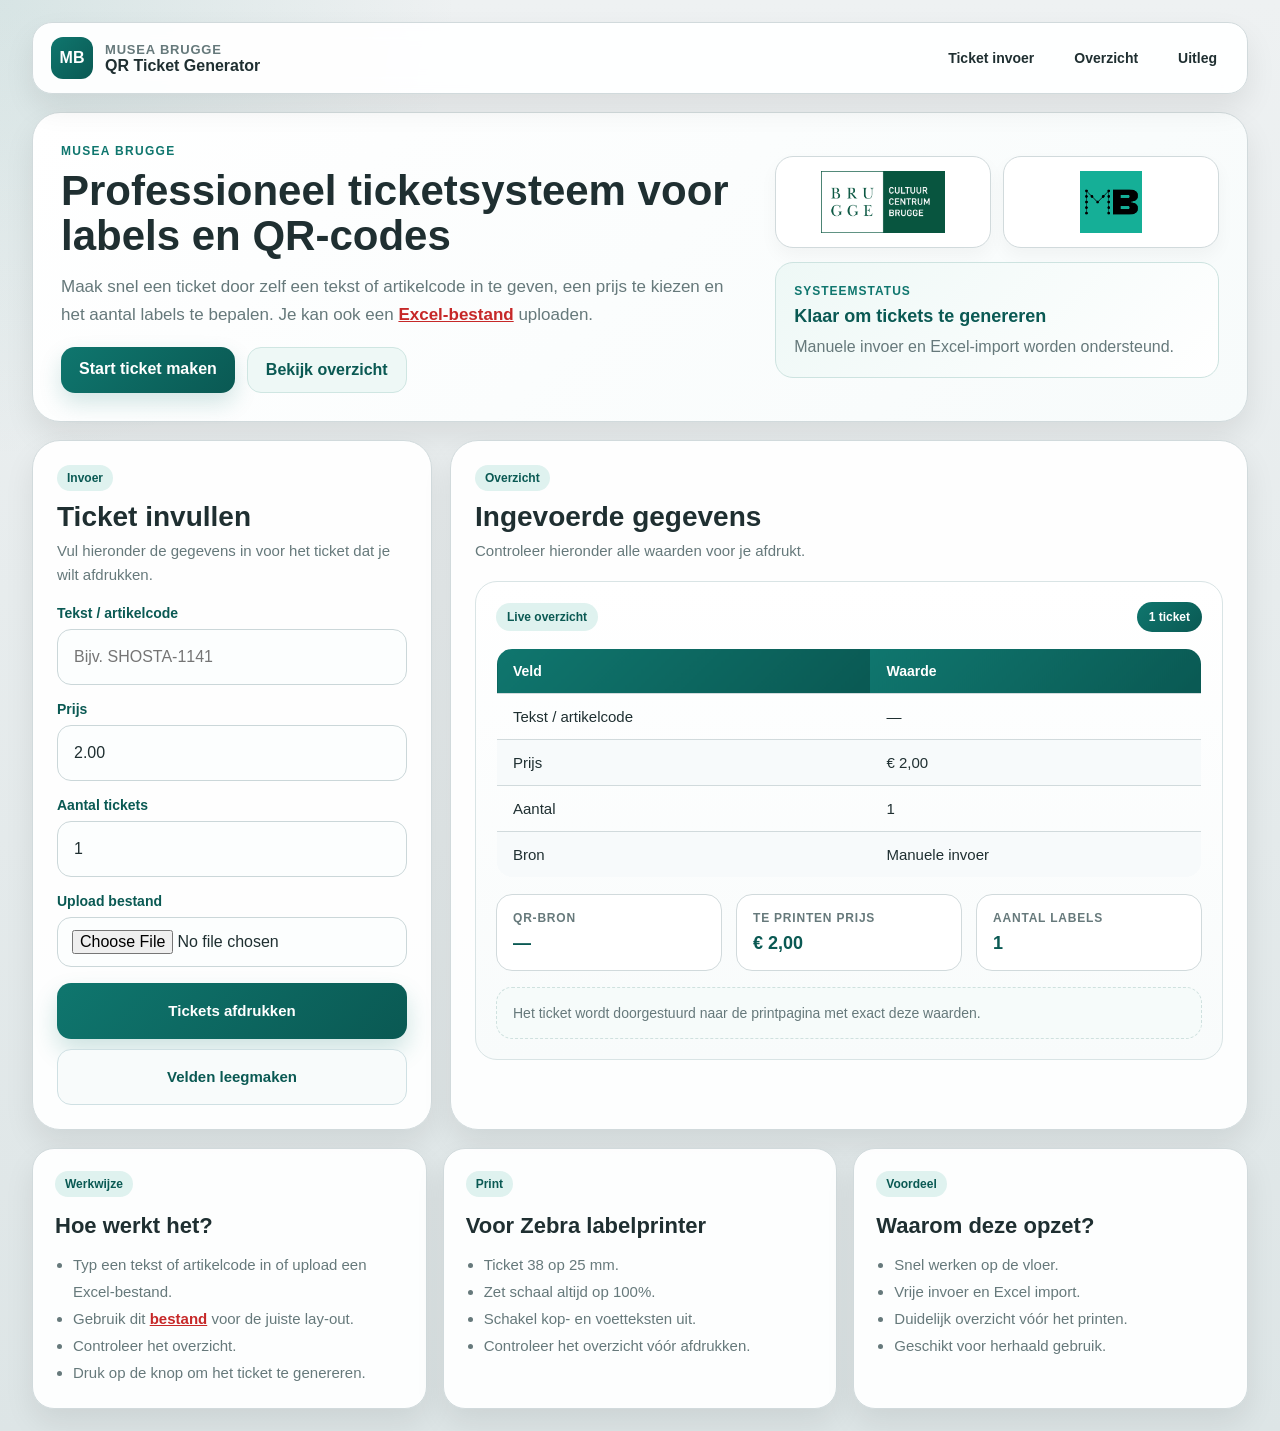
<file: index.html>
<!DOCTYPE html>
<html lang="nl">
<head>
  <meta charset="UTF-8">
  <meta name="viewport" content="width=device-width, initial-scale=1.0">
  <title>Musea Brugge | QR Ticket Generator</title>
  <link rel="stylesheet" href="style.css">
  <script src="https://cdn.sheetjs.com/xlsx-0.20.3/package/dist/xlsx.full.min.js"></script>
</head>
<body>

  <div class="page-shell">

    <nav class="navbar">
      <div class="nav-left">
        <div class="brand-mark">MB</div>
        <div class="brand-text">
          <span class="brand-top">Musea Brugge</span>
          <span class="brand-bottom">QR Ticket Generator</span>
        </div>
      </div>

      <div class="nav-right">
        <a href="#ticket-invoer">Ticket invoer</a>
        <a href="#overzicht">Overzicht</a>
        <a href="#uitleg">Uitleg</a>
      </div>
    </nav>

    <header class="hero">
      <div class="hero-grid">
        <div class="hero-content">
          <p class="eyebrow">Musea Brugge</p>
          <h1>Professioneel ticketsysteem voor labels en QR-codes</h1>
          <p class="subtitle">
            Maak snel een ticket door zelf een tekst of artikelcode in te geven, een prijs te kiezen
            en het aantal labels te bepalen. Je kan ook een
            <a href="Te genereren QR-Codes (2).xlsx" download class="template-link">Excel-bestand</a> uploaden.
          </p>

          <div class="hero-actions">
            <a href="#ticket-invoer" class="hero-btn primary-btn">Start ticket maken</a>
            <a href="#overzicht" class="hero-btn secondary-btn">Bekijk overzicht</a>
          </div>
        </div>

        <div class="hero-side">
          <div class="logo-panel">
            <div class="logo-card">
              <img src="Logo_CultuurCentrum_70x140mm_zw.webp" alt="Musea Brugge logo">
            </div>
            <div class="logo-card">
              <img src="downloaden123.png" alt="Musea Brugge logo 2">
            </div>
          </div>

          <div class="status-card">
            <span class="status-label">Systeemstatus</span>
            <strong>Klaar om tickets te genereren</strong>
            <p>Manuele invoer en Excel-import worden ondersteund.</p>
          </div>
        </div>
      </div>
    </header>

    <main class="main-grid">
      <section class="panel input-panel" id="ticket-invoer">
        <div class="panel-head">
          <span class="section-tag">Invoer</span>
          <h2>Ticket invullen</h2>
          <p>Vul hieronder de gegevens in voor het ticket dat je wilt afdrukken.</p>
        </div>

        <div class="field-group">
          <label for="search">Tekst / artikelcode</label>
          <input id="search" type="text" placeholder="Bijv. SHOSTA-1141" autocomplete="off">
        </div>

        <div class="field-group">
          <label for="prijs">Prijs</label>
          <input id="prijs" type="number" placeholder="Bijv. 2.00" step="0.01" min="0" value="2.00">
        </div>

        <div class="field-group">
          <label for="aantal">Aantal tickets</label>
          <input id="aantal" type="number" value="1" min="1">
        </div>

        <div class="field-group upload-field">
          <label for="excelFile">Upload bestand</label>
          <input id="excelFile" type="file" accept=".xlsx,.xls,.csv,.ods">
        </div>

        <div class="import-card" id="importCard">
          <div class="import-status" id="uploadStatus">Geen bestand geladen.</div>

          <div class="mapping-grid hidden" id="mappingPanel">
            <div class="field-group small-field">
              <label for="mapCode">Kolom voor artikelcode</label>
              <select id="mapCode"></select>
            </div>

            <div class="field-group small-field">
              <label for="mapPrice">Kolom voor prijs</label>
              <select id="mapPrice"></select>
            </div>

            <div class="field-group small-field">
              <label for="mapQty">Kolom voor aantal</label>
              <select id="mapQty"></select>
            </div>

            <div class="field-group small-field">
              <label for="mapDescription">Kolom voor omschrijving</label>
              <select id="mapDescription"></select>
            </div>
          </div>

          <div class="import-tools hidden" id="importTools">
            <button class="ghost-btn compact-btn" id="rebuildImportButton" type="button">Import opnieuw opbouwen</button>
            <button class="ghost-btn compact-btn" id="downloadTemplateButton" type="button">Excel voorbeeld downloaden</button>
          </div>
        </div>

        <div class="button-group">
          <button class="print-btn" id="printButton" type="button">Tickets afdrukken</button>
          <button class="ghost-btn" id="resetButton" type="button">Velden leegmaken</button>
        </div>
      </section>

      <section class="panel preview-panel" id="overzicht">
        <div class="panel-head">
          <span class="section-tag">Overzicht</span>
          <h2>Ingevoerde gegevens</h2>
          <p>Controleer hieronder alle waarden voor je afdrukt.</p>
        </div>

        <div class="summary-card">
          <div class="summary-top">
            <div class="summary-chip">Live overzicht</div>
            <div class="summary-badge" id="summaryBadge">1 ticket</div>
          </div>

          <div class="table-wrap">
            <table class="summary-table">
              <thead>
                <tr>
                  <th>Veld</th>
                  <th>Waarde</th>
                </tr>
              </thead>
              <tbody>
                <tr>
                  <td>Tekst / artikelcode</td>
                  <td id="previewCode">—</td>
                </tr>
                <tr>
                  <td>Prijs</td>
                  <td id="previewPrijs">€ 2,00</td>
                </tr>
                <tr>
                  <td>Aantal</td>
                  <td id="previewAantal">1</td>
                </tr>
                <tr>
                  <td>Bron</td>
                  <td id="previewSource">Manuele invoer</td>
                </tr>
              </tbody>
            </table>
          </div>

          <div class="preview-cards">
            <div class="mini-info-card">
              <span class="mini-title">QR-bron</span>
              <strong id="miniCode">—</strong>
            </div>

            <div class="mini-info-card">
              <span class="mini-title">Te printen prijs</span>
              <strong id="miniPrijs">€ 2,00</strong>
            </div>

            <div class="mini-info-card">
              <span class="mini-title">Aantal labels</span>
              <strong id="miniAantal">1</strong>
            </div>
          </div>

          <div class="preview-note">
            Het ticket wordt doorgestuurd naar de printpagina met exact deze waarden.
          </div>
        </div>

        <div class="import-preview-card hidden" id="importPreviewCard">
          <div class="summary-top import-preview-head">
            <div class="summary-chip">Excel controle</div>
            <div class="summary-badge neutral-badge" id="importMetaBadge">0 rijen</div>
          </div>

          <div class="import-stats" id="importStats">
            <div class="stat-pill"><span>Bestand</span><strong id="importFileName">—</strong></div>
            <div class="stat-pill"><span>Blad</span><strong id="importSheetName">—</strong></div>
            <div class="stat-pill"><span>Geldige tickets</span><strong id="importValidCount">0</strong></div>
            <div class="stat-pill"><span>Ongeldige rijen</span><strong id="importInvalidCount">0</strong></div>
          </div>

          <div class="table-wrap">
            <table class="summary-table import-table">
              <thead id="importPreviewHead"></thead>
              <tbody id="importPreviewBody"></tbody>
            </table>
          </div>

          <div class="preview-note" id="importErrorsNote">
            Geen importfouten.
          </div>
        </div>
      </section>
    </main>

    <section class="info-grid" id="uitleg">
      <div class="info-panel">
        <span class="section-tag">Werkwijze</span>
        <h3>Hoe werkt het?</h3>
        <ul class="info-list">
          <li>Typ een tekst of artikelcode in of upload een Excel-bestand.</li>
          <li>
            Gebruik dit
            <a href="Te genereren QR-Codes (2).xlsx" download class="template-link">bestand</a>
            voor de juiste lay-out.
          </li>
          <li>Controleer het overzicht.</li>
          <li>Druk op de knop om het ticket te genereren.</li>
        </ul>
      </div>

      <div class="info-panel">
        <span class="section-tag">Print</span>
        <h3>Voor Zebra labelprinter</h3>
        <ul class="info-list">
          <li>Ticket 38 op 25 mm.</li>
          <li>Zet schaal altijd op 100%.</li>
          <li>Schakel kop- en voetteksten uit.</li>
          <li>Controleer het overzicht vóór afdrukken.</li>
        </ul>
      </div>

      <div class="info-panel">
        <span class="section-tag">Voordeel</span>
        <h3>Waarom deze opzet?</h3>
        <ul class="info-list">
          <li>Snel werken op de vloer.</li>
          <li>Vrije invoer en Excel import.</li>
          <li>Duidelijk overzicht vóór het printen.</li>
          <li>Geschikt voor herhaald gebruik.</li>
        </ul>
      </div>
    </section>

  </div>

  <script>
    const searchInput = document.getElementById("search");
    const prijsInput = document.getElementById("prijs");
    const aantalInput = document.getElementById("aantal");
    const excelFileInput = document.getElementById("excelFile");
    const printButton = document.getElementById("printButton");
    const resetButton = document.getElementById("resetButton");
    const rebuildImportButton = document.getElementById("rebuildImportButton");
    const downloadTemplateButton = document.getElementById("downloadTemplateButton");

    const previewCode = document.getElementById("previewCode");
    const previewPrijs = document.getElementById("previewPrijs");
    const previewAantal = document.getElementById("previewAantal");
    const previewSource = document.getElementById("previewSource");

    const miniCode = document.getElementById("miniCode");
    const miniPrijs = document.getElementById("miniPrijs");
    const miniAantal = document.getElementById("miniAantal");
    const summaryBadge = document.getElementById("summaryBadge");

    const uploadStatus = document.getElementById("uploadStatus");
    const mappingPanel = document.getElementById("mappingPanel");
    const importTools = document.getElementById("importTools");
    const mapCode = document.getElementById("mapCode");
    const mapPrice = document.getElementById("mapPrice");
    const mapQty = document.getElementById("mapQty");
    const mapDescription = document.getElementById("mapDescription");

    const importPreviewCard = document.getElementById("importPreviewCard");
    const importMetaBadge = document.getElementById("importMetaBadge");
    const importFileName = document.getElementById("importFileName");
    const importSheetName = document.getElementById("importSheetName");
    const importValidCount = document.getElementById("importValidCount");
    const importInvalidCount = document.getElementById("importInvalidCount");
    const importPreviewHead = document.getElementById("importPreviewHead");
    const importPreviewBody = document.getElementById("importPreviewBody");
    const importErrorsNote = document.getElementById("importErrorsNote");

    const state = {
      importedTickets: [],
      rawRows: [],
      headers: [],
      fileName: "",
      sheetName: "",
      invalidRows: [],
      mapping: {
        code: "",
        price: "",
        quantity: "",
        description: ""
      }
    };

    const aliases = {
      code: [
        "artikelcode", "artikel code", "code", "productcode", "sku", "barcode",
        "artikelnummer", "itemcode", "ref"
      ],
      price: [
        "prijs", "price", "bedrag", "verkoopprijs", "eenheidsprijs", "unit price"
      ],
      quantity: [
        "hoeveelheid labels", "hoeveelheid", "aantal labels", "aantal", "qty",
        "quantity", "labels", "stuks", "count"
      ],
      description: [
        "omschrijving", "beschrijving", "titel", "naam", "product"
      ]
    };

    function formatTicketText(aantal) {
      return aantal === 1 ? "1 ticket" : `${aantal} tickets`;
    }

    function formatPrice(value) {
      const amount = Number(value);
      if (isNaN(amount)) return "€ 0,00";
      return new Intl.NumberFormat("nl-BE", {
        style: "currency",
        currency: "EUR"
      }).format(amount);
    }

    function setStatus(message, type = "neutral") {
      if (!uploadStatus) return;
      uploadStatus.textContent = message;
      uploadStatus.className = "import-status";
      uploadStatus.classList.add(type);
    }

    function cleanCell(value) {
      if (value === null || value === undefined) return "";
      if (typeof value === "number") return String(value);
      return String(value).trim();
    }

    function parseFlexibleNumber(value) {
      if (typeof value === "number") {
        return Number.isFinite(value) ? value : NaN;
      }

      if (value === null || value === undefined) {
        return NaN;
      }

      let text = String(value).trim();
      if (!text) {
        return NaN;
      }

      if (/[A-Za-z]/.test(text)) {
        return NaN;
      }

      text = text.replace(/\s/g, "").replace(/€/g, "");

      const hasComma = text.includes(",");
      const hasDot = text.includes(".");

      if (hasComma && hasDot) {
        if (text.lastIndexOf(",") > text.lastIndexOf(".")) {
          text = text.replace(/\./g, "").replace(",", ".");
        } else {
          text = text.replace(/,/g, "");
        }
      } else if (hasComma) {
        text = text.replace(",", ".");
      }

      const num = Number(text);
      return Number.isFinite(num) ? num : NaN;
    }

    function normalizeCompareText(text) {
      return cleanCell(text)
        .toLowerCase()
        .replace(/[_\-]/g, " ")
        .replace(/\s+/g, " ")
        .trim();
    }

    function findMatchingHeaders(headers, targetAliases) {
      const normalizedHeaders = headers.map(h => ({
        original: h,
        normalized: normalizeCompareText(h)
      }));

      const matches = [];

      normalizedHeaders.forEach(headerObj => {
        let score = 0;

        targetAliases.forEach(alias => {
          const normalizedAlias = normalizeCompareText(alias);

          if (headerObj.normalized === normalizedAlias) {
            score += 20;
          } else if (headerObj.normalized.includes(normalizedAlias)) {
            score += 10;
          } else if (normalizedAlias.includes(headerObj.normalized) && headerObj.normalized.length > 2) {
            score += 6;
          }
        });

        if (score > 0) {
          matches.push({
            header: headerObj.original,
            score
          });
        }
      });

      return matches.sort((a, b) => b.score - a.score).map(item => item.header);
    }

    function looksLikeCode(value) {
      const text = cleanCell(value).toUpperCase();
      if (!text) return false;

      return (
        /^[A-Z0-9]{2,}[-_/][A-Z0-9-_/]{2,}$/.test(text) ||
        /^[A-Z]{2,}[0-9]{2,}$/.test(text) ||
        /^[A-Z0-9-]{5,}$/.test(text)
      );
    }

    function isMostlyNumericColumn(columnName, rows) {
      let numeric = 0;
      let total = 0;

      rows.slice(0, 25).forEach(row => {
        const value = row[columnName];
        if (value === "" || value === null || value === undefined) return;
        total++;
        if (!isNaN(parseFlexibleNumber(value))) numeric++;
      });

      return total > 0 && numeric / total >= 0.7;
    }

    function isMostlyIntegerSmallColumn(columnName, rows) {
      let matches = 0;
      let total = 0;

      rows.slice(0, 25).forEach(row => {
        const value = row[columnName];
        if (value === "" || value === null || value === undefined) return;
        const num = parseFlexibleNumber(value);
        if (isNaN(num)) return;
        total++;
        if (Number.isInteger(num) && num >= 0 && num <= 10000) matches++;
      });

      return total > 0 && matches / total >= 0.75;
    }

    function normalizeHeaderName(name, index) {
      const base = cleanCell(name) || `Kolom ${index + 1}`;
      return base.replace(/\s+/g, " ").trim();
    }

    function uniquifyHeaders(headers) {
      const seen = new Map();

      return headers.map(header => {
        const key = header.toLowerCase();
        const count = seen.get(key) || 0;
        seen.set(key, count + 1);
        return count === 0 ? header : `${header} (${count + 1})`;
      });
    }

    function rowKeywordScore(row) {
      const values = row.map(cleanCell).filter(Boolean);
      if (!values.length) return -100;

      let score = 0;
      values.forEach(cell => {
        const lower = cell.toLowerCase();
        Object.values(aliases).flat().forEach(alias => {
          if (lower.includes(alias)) score += 3;
        });
        if (/[A-Za-z]/.test(cell)) score += 0.6;
        if (!isNaN(parseFlexibleNumber(cell))) score -= 0.4;
      });

      if (values.length >= 2) score += 1;
      return score;
    }

    function detectHeaderRow(aoa) {
      const limit = Math.min(10, aoa.length);
      let bestIndex = 0;
      let bestScore = -Infinity;

      for (let i = 0; i < limit; i++) {
        const score = rowKeywordScore(aoa[i] || []);
        if (score > bestScore) {
          bestScore = score;
          bestIndex = i;
        }
      }

      return bestScore >= 2 ? bestIndex : 0;
    }

    function buildObjectsFromSheet(aoa) {
      const nonEmptyRows = aoa
        .map(row => Array.isArray(row) ? row : [])
        .filter(row => row.some(cell => cleanCell(cell) !== ""));

      if (!nonEmptyRows.length) {
        return { headers: [], rows: [] };
      }

      const headerIndex = detectHeaderRow(nonEmptyRows);
      const headerRow = nonEmptyRows[headerIndex] || [];
      const headers = uniquifyHeaders(headerRow.map((cell, idx) => normalizeHeaderName(cell, idx)));

      const rows = nonEmptyRows.slice(headerIndex + 1).map((row, index) => {
        const obj = {};
        headers.forEach((header, colIdx) => {
          obj[header] = cleanCell(row[colIdx] ?? "");
        });
        obj.__rowNumber = headerIndex + 2 + index;
        return obj;
      });

      return { headers, rows };
    }

    function detectColumns(headers, rows) {
      const result = {
        code: "",
        price: "",
        quantity: "",
        description: ""
      };

      const codeMatches = findMatchingHeaders(headers, aliases.code);
      const priceMatches = findMatchingHeaders(headers, aliases.price);
      const qtyMatches = findMatchingHeaders(headers, aliases.quantity);
      const descriptionMatches = findMatchingHeaders(headers, aliases.description);

      result.code = codeMatches[0] || "";
      result.price = priceMatches[0] || "";
      result.quantity = qtyMatches[0] || "";
      result.description = descriptionMatches[0] || "";

      if (!result.price) {
        result.price = headers.find(h => isMostlyNumericColumn(h, rows)) || "";
      }

      if (!result.quantity) {
        result.quantity = headers.find(h =>
          h !== result.price &&
          isMostlyIntegerSmallColumn(h, rows)
        ) || "";
      }

      if (!result.code) {
        result.code =
          headers.find(h => normalizeCompareText(h) === "artikelcode") ||
          headers.find(h =>
            h !== result.price &&
            h !== result.quantity &&
            !isMostlyNumericColumn(h, rows)
          ) ||
          "";
      }

      return result;
    }

    function firstUsefulText(row, excludedHeaders = []) {
      const excluded = new Set(excludedHeaders.filter(Boolean));

      for (const key of Object.keys(row)) {
        if (key === "__rowNumber" || excluded.has(key)) continue;
        const value = cleanCell(row[key]);
        if (!value) continue;
        if (looksLikeCode(value)) return value;
      }

      for (const key of Object.keys(row)) {
        if (key === "__rowNumber" || excluded.has(key)) continue;
        const value = cleanCell(row[key]);
        if (!value) continue;

        if (
          (isNaN(parseFlexibleNumber(value)) || /[A-Za-z]/.test(value)) &&
          value.length <= 20
        ) {
          return value;
        }
      }

      return "";
    }

    function buildTicketsFromRows(rows, mapping) {
      const tickets = [];
      const invalidRows = [];

      rows.forEach(row => {
        const codeHeader = mapping.code;
        const priceHeader = mapping.price;
        const quantityHeader = mapping.quantity;
        const descriptionHeader = mapping.description;

        let artikelcode = codeHeader ? cleanCell(row[codeHeader]) : "";
        let omschrijving = descriptionHeader ? cleanCell(row[descriptionHeader]) : "";
        let prijs = priceHeader ? parseFlexibleNumber(row[priceHeader]) : NaN;
        let aantal = quantityHeader ? parseFlexibleNumber(row[quantityHeader]) : NaN;

        if (!artikelcode && omschrijving && looksLikeCode(omschrijving)) {
          artikelcode = omschrijving;
        }

        if (!artikelcode) {
          artikelcode = firstUsefulText(row, [priceHeader, quantityHeader, descriptionHeader]);
        }

        if (isNaN(prijs) || prijs < 0) {
          prijs = 0;
        }

        if (isNaN(aantal) || aantal < 1) {
          aantal = 1;
        }

        aantal = Math.floor(aantal);

        const extras = Object.keys(row)
          .filter(key => key !== "__rowNumber" && ![codeHeader, priceHeader, quantityHeader].includes(key))
          .map(key => ({
            label: key,
            value: cleanCell(row[key])
          }))
          .filter(item => item.value !== "");

        if (!artikelcode) {
          invalidRows.push({
            rowNumber: row.__rowNumber || "?",
            reason: "Geen bruikbare artikelcode gevonden."
          });
          return;
        }

        tickets.push({
          artikelcode,
          omschrijving,
          prijs,
          aantal,
          qrText: artikelcode,
          extras,
          rowNumber: row.__rowNumber || ""
        });
      });

      return { tickets, invalidRows };
    }

    function fillMappingSelect(select, headers, selectedValue) {
      if (!select) return;
      select.innerHTML = "";

      const emptyOption = document.createElement("option");
      emptyOption.value = "";
      emptyOption.textContent = "Niet gebruiken";
      select.appendChild(emptyOption);

      headers.forEach(header => {
        const option = document.createElement("option");
        option.value = header;
        option.textContent = header;
        if (header === selectedValue) option.selected = true;
        select.appendChild(option);
      });
    }

    function refreshMappingUI() {
      if (!state.headers.length) {
        if (mappingPanel) mappingPanel.classList.add("hidden");
        if (importTools) importTools.classList.add("hidden");
        return;
      }

      fillMappingSelect(mapCode, state.headers, state.mapping.code);
      fillMappingSelect(mapPrice, state.headers, state.mapping.price);
      fillMappingSelect(mapQty, state.headers, state.mapping.quantity);
      fillMappingSelect(mapDescription, state.headers, state.mapping.description);

      if (mappingPanel) mappingPanel.classList.remove("hidden");
      if (importTools) importTools.classList.remove("hidden");
    }

    function renderImportPreview() {
      if (!importPreviewCard || !importPreviewHead || !importPreviewBody) return;

      if (!state.headers.length || !state.rawRows.length) {
        importPreviewCard.classList.add("hidden");
        return;
      }

      importPreviewCard.classList.remove("hidden");
      if (importMetaBadge) importMetaBadge.textContent = `${state.rawRows.length} rijen`;
      if (importFileName) importFileName.textContent = state.fileName || "—";
      if (importSheetName) importSheetName.textContent = state.sheetName || "—";
      if (importValidCount) importValidCount.textContent = String(state.importedTickets.length);
      if (importInvalidCount) importInvalidCount.textContent = String(state.invalidRows.length);

      importPreviewHead.innerHTML = "";
      importPreviewBody.innerHTML = "";

      const headRow = document.createElement("tr");
      state.headers.slice(0, 6).forEach(header => {
        const th = document.createElement("th");
        th.textContent = header;
        headRow.appendChild(th);
      });
      importPreviewHead.appendChild(headRow);

      state.rawRows.slice(0, 8).forEach(row => {
        const tr = document.createElement("tr");
        state.headers.slice(0, 6).forEach(header => {
          const td = document.createElement("td");
          td.textContent = cleanCell(row[header]) || "—";
          tr.appendChild(td);
        });
        importPreviewBody.appendChild(tr);
      });

      if (importErrorsNote) {
        if (state.invalidRows.length) {
          const messages = state.invalidRows.slice(0, 5).map(item => `Rij ${item.rowNumber}: ${item.reason}`);
          importErrorsNote.textContent = `Opmerking: ${messages.join(" | ")}`;
        } else {
          importErrorsNote.textContent = "Geen importfouten.";
        }
      }
    }

    function updatePreview() {
      if (state.importedTickets.length > 0) {
        const totaalLabels = state.importedTickets.reduce((sum, item) => sum + item.aantal, 0);
        const eerste = state.importedTickets[0];
        const uniekePrijzen = [...new Set(state.importedTickets.map(item => Number(item.prijs).toFixed(2)))];

        previewCode.textContent = state.importedTickets.length === 1
          ? eerste.artikelcode
          : `${eerste.artikelcode} + ${state.importedTickets.length - 1} andere`;
        previewPrijs.textContent = uniekePrijzen.length === 1
          ? formatPrice(uniekePrijzen[0])
          : "Meerdere prijzen";
        previewAantal.textContent = String(totaalLabels);
        previewSource.textContent = `Excel import (${state.fileName || "bestand"})`;

        miniCode.textContent = `${state.importedTickets.length} ticketrij(en)`;
        miniPrijs.textContent = uniekePrijzen.length === 1 ? formatPrice(uniekePrijzen[0]) : "Variabel";
        miniAantal.textContent = String(totaalLabels);

        summaryBadge.textContent = formatTicketText(totaalLabels);
        return;
      }

      const code = searchInput.value.trim() || "—";
      const prijs = Number(prijsInput.value || 0);
      const aantal = Number(aantalInput.value || 1);

      previewCode.textContent = code;
      previewPrijs.textContent = formatPrice(prijs);
      previewAantal.textContent = String(aantal);
      previewSource.textContent = "Manuele invoer";

      miniCode.textContent = code;
      miniPrijs.textContent = formatPrice(prijs);
      miniAantal.textContent = String(aantal);

      summaryBadge.textContent = formatTicketText(aantal);
    }

    function rebuildImportedTickets() {
      if (!state.rawRows.length) return;

      state.mapping = {
        code: mapCode ? mapCode.value : "",
        price: mapPrice ? mapPrice.value : "",
        quantity: mapQty ? mapQty.value : "",
        description: mapDescription ? mapDescription.value : ""
      };

      const result = buildTicketsFromRows(state.rawRows, state.mapping);
      state.importedTickets = result.tickets;
      state.invalidRows = result.invalidRows;

      if (state.importedTickets.length > 0) {
        const totalLabels = state.importedTickets.reduce((sum, item) => sum + item.aantal, 0);
        const invalidText = state.invalidRows.length ? ` ${state.invalidRows.length} rij(en) overgeslagen.` : "";
        setStatus(`${state.fileName} geladen: ${state.importedTickets.length} geldige ticketrij(en), ${totalLabels} label(s).${invalidText}`, "success");
      } else {
        setStatus("Geen geldige ticketrijen gevonden in dit bestand.", "error");
      }

      renderImportPreview();
      updatePreview();
    }

    function handleExcelUpload(event) {
      const file = event.target.files[0];

      if (!file) {
        state.importedTickets = [];
        state.rawRows = [];
        state.headers = [];
        state.invalidRows = [];
        state.fileName = "";
        state.sheetName = "";
        if (mappingPanel) mappingPanel.classList.add("hidden");
        if (importTools) importTools.classList.add("hidden");
        if (importPreviewCard) importPreviewCard.classList.add("hidden");
        setStatus("Geen bestand geladen.", "neutral");
        updatePreview();
        return;
      }

      const reader = new FileReader();

      reader.onload = function(e) {
        try {
          const data = new Uint8Array(e.target.result);
          const workbook = XLSX.read(data, { type: "array" });
          const firstSheetName = workbook.SheetNames[0];
          const worksheet = workbook.Sheets[firstSheetName];

          const aoa = XLSX.utils.sheet_to_json(worksheet, {
            header: 1,
            raw: false,
            defval: ""
          });

          const { headers, rows } = buildObjectsFromSheet(aoa);

          if (!headers.length || !rows.length) {
            throw new Error("Leeg of onbruikbaar bestand.");
          }

          state.fileName = file.name;
          state.sheetName = firstSheetName;
          state.headers = headers;
          state.rawRows = rows;
          state.mapping = detectColumns(headers, rows);

          refreshMappingUI();
          rebuildImportedTickets();
        } catch (error) {
          state.importedTickets = [];
          state.rawRows = [];
          state.headers = [];
          state.invalidRows = [];
          state.fileName = file.name;
          state.sheetName = "";
          if (mappingPanel) mappingPanel.classList.add("hidden");
          if (importTools) importTools.classList.add("hidden");
          if (importPreviewCard) importPreviewCard.classList.add("hidden");
          setStatus("Kon het bestand niet verwerken. Controleer het formaat of probeer een ander werkblad.", "error");
          updatePreview();
        }
      };

      reader.readAsArrayBuffer(file);
    }

    function createTemplateFile() {
      const rows = [
        ["OMSCHRIJVING", "ARTIKELCODE", "PRIJS", "HOEVEELHEID LABELS"],
        ["Potlood - Voorbeeld", "SHOSTA-1141", 1.50, 2],
        ["Balpen - Voorbeeld", "SHOSTA-1142", 2.00, 2],
        ["Notitieboekje - Voorbeeld", "SHOSTA-1143", 250, 3]
      ];

      const worksheet = XLSX.utils.aoa_to_sheet(rows);
      const workbook = XLSX.utils.book_new();
      XLSX.utils.book_append_sheet(workbook, worksheet, "Tickets");
      XLSX.writeFile(workbook, "tickets-voorbeeld.xlsx");
    }

    function printTicket() {
      if (state.importedTickets.length > 0) {
        sessionStorage.setItem("printData", JSON.stringify({
          mode: "batch",
          source: "excel",
          fileName: state.fileName,
          sheetName: state.sheetName,
          tickets: state.importedTickets
        }));

        window.open("print.html", "_blank");
        return;
      }

      const code = searchInput.value.trim();
      const prijs = Number(prijsInput.value);
      const aantal = Number(aantalInput.value);

      if (!code) {
        alert("Geef eerst tekst of een artikelcode in.");
        return;
      }

      if (isNaN(prijs) || prijs < 0) {
        alert("Geef een geldige prijs in.");
        return;
      }

      if (isNaN(aantal) || aantal < 1) {
        alert("Geef een geldig aantal in.");
        return;
      }

      sessionStorage.setItem("printData", JSON.stringify({
        mode: "single",
        source: "manual",
        tickets: [
          {
            artikelcode: code,
            omschrijving: "",
            prijs: prijs,
            aantal: aantal,
            qrText: code,
            extras: []
          }
        ]
      }));

      window.open("print.html", "_blank");
    }

    function resetFields() {
      state.importedTickets = [];
      state.rawRows = [];
      state.headers = [];
      state.invalidRows = [];
      state.fileName = "";
      state.sheetName = "";
      state.mapping = { code: "", price: "", quantity: "", description: "" };

      searchInput.value = "";
      prijsInput.value = "2.00";
      aantalInput.value = "1";
      excelFileInput.value = "";

      if (mappingPanel) mappingPanel.classList.add("hidden");
      if (importTools) importTools.classList.add("hidden");
      if (importPreviewCard) importPreviewCard.classList.add("hidden");

      setStatus("Geen bestand geladen.", "neutral");
      updatePreview();
    }

    searchInput.addEventListener("input", updatePreview);
    prijsInput.addEventListener("input", updatePreview);
    aantalInput.addEventListener("input", updatePreview);
    excelFileInput.addEventListener("change", handleExcelUpload);
    printButton.addEventListener("click", printTicket);
    resetButton.addEventListener("click", resetFields);

    if (rebuildImportButton) rebuildImportButton.addEventListener("click", rebuildImportedTickets);
    if (downloadTemplateButton) downloadTemplateButton.addEventListener("click", createTemplateFile);
    if (mapCode) mapCode.addEventListener("change", rebuildImportedTickets);
    if (mapPrice) mapPrice.addEventListener("change", rebuildImportedTickets);
    if (mapQty) mapQty.addEventListener("change", rebuildImportedTickets);
    if (mapDescription) mapDescription.addEventListener("change", rebuildImportedTickets);

    setStatus("Geen bestand geladen.", "neutral");
    updatePreview();
  </script>
</body>
</html>
</file>
<file: style.css>
* {
  margin: 0;
  padding: 0;
  box-sizing: border-box;
}

:root {
  --bg-main: #eef1f2;
  --bg-soft: #dde5e6;
  --panel: #ffffff;
  --line: #d1dadc;
  --text: #1f2f31;
  --muted: #66797b;
  --accent: #0f766e;
  --accent-dark: #0a5953;
  --accent-soft: #dff2ef;
  --accent-softer: #eef8f6;
  --danger-soft: #fff4f4;
  --danger-line: #e6c2c2;
  --danger-text: #8c2f2f;
  --shadow: 0 14px 30px rgba(0, 0, 0, 0.08);
  --radius-xl: 28px;
}

html {
  scroll-behavior: smooth;
}

body {
  font-family: Arial, sans-serif;
  color: var(--text);
  background:
    radial-gradient(circle at top left, rgba(15, 118, 110, 0.10), transparent 24%),
    linear-gradient(180deg, var(--bg-main) 0%, var(--bg-soft) 100%);
  min-height: 100vh;
}

.page-shell {
  max-width: 1260px;
  margin: 0 auto;
  padding: 22px;
}

.navbar {
  background: rgba(255, 255, 255, 0.94);
  backdrop-filter: blur(10px);
  border: 1px solid var(--line);
  border-radius: 20px;
  box-shadow: var(--shadow);
  padding: 14px 18px;
  display: flex;
  justify-content: space-between;
  align-items: center;
  gap: 20px;
  margin-bottom: 18px;
}

.nav-left {
  display: flex;
  align-items: center;
  gap: 12px;
}

.brand-mark {
  width: 42px;
  height: 42px;
  border-radius: 12px;
  background: linear-gradient(135deg, var(--accent), var(--accent-dark));
  color: white;
  font-weight: 700;
  display: flex;
  align-items: center;
  justify-content: center;
}

.brand-text {
  display: flex;
  flex-direction: column;
}

.brand-top {
  font-size: 13px;
  color: var(--muted);
  font-weight: 700;
  text-transform: uppercase;
  letter-spacing: 0.8px;
}

.brand-bottom {
  font-size: 16px;
  color: var(--text);
  font-weight: 700;
}

.nav-right {
  display: flex;
  gap: 16px;
  flex-wrap: wrap;
}

.nav-right a {
  text-decoration: none;
  color: var(--text);
  font-size: 14px;
  font-weight: 700;
  padding: 8px 12px;
  border-radius: 10px;
  transition: 0.2s ease;
}

.nav-right a:hover {
  background: var(--accent-soft);
  color: var(--accent-dark);
}

.hero {
  background: linear-gradient(135deg, #ffffff 0%, #f7fbfb 100%);
  border: 1px solid var(--line);
  border-radius: var(--radius-xl);
  box-shadow: var(--shadow);
  padding: 28px;
  margin-bottom: 18px;
}

.hero-grid {
  display: grid;
  grid-template-columns: 1.4fr 0.9fr;
  gap: 24px;
  align-items: center;
}

.hero-content {
  max-width: 760px;
}

.eyebrow {
  display: inline-block;
  font-size: 12px;
  text-transform: uppercase;
  font-weight: 700;
  letter-spacing: 1.3px;
  color: var(--accent);
  margin-bottom: 10px;
}

.hero h1 {
  font-size: 42px;
  line-height: 1.08;
  margin-bottom: 14px;
}

.subtitle {
  font-size: 17px;
  line-height: 1.65;
  color: var(--muted);
  margin-bottom: 18px;
}

.template-link {
  color: #c62828;
  font-weight: 700;
  text-decoration: underline;
}

.template-link:hover {
  color: #8e1d1d;
}

.hero-actions {
  display: flex;
  gap: 12px;
  flex-wrap: wrap;
}

.hero-btn {
  text-decoration: none;
  font-weight: 700;
  padding: 13px 18px;
  border-radius: 14px;
  transition: 0.2s ease;
}

.primary-btn {
  background: linear-gradient(135deg, var(--accent), var(--accent-dark));
  color: white;
  box-shadow: 0 10px 22px rgba(15, 118, 110, 0.18);
}

.secondary-btn {
  background: var(--accent-softer);
  color: var(--accent-dark);
  border: 1px solid #cfe6e2;
}

.hero-side {
  display: flex;
  flex-direction: column;
  gap: 14px;
}

.logo-panel {
  display: grid;
  grid-template-columns: 1fr 1fr;
  gap: 12px;
}

.logo-card {
  background: white;
  border: 1px solid var(--line);
  border-radius: 18px;
  height: 92px;
  display: flex;
  align-items: center;
  justify-content: center;
  padding: 14px;
  box-shadow: 0 8px 18px rgba(0, 0, 0, 0.04);
}

.logo-card img {
  max-width: 100%;
  max-height: 100%;
  object-fit: contain;
  display: block;
}

.status-card {
  background: linear-gradient(135deg, var(--accent-softer), #ffffff);
  border: 1px solid #cde3e0;
  border-radius: 18px;
  padding: 18px;
}

.status-label {
  display: inline-block;
  font-size: 12px;
  text-transform: uppercase;
  letter-spacing: 1px;
  font-weight: 700;
  color: var(--accent);
  margin-bottom: 8px;
}

.status-card strong {
  display: block;
  font-size: 18px;
  margin-bottom: 8px;
  color: var(--accent-dark);
}

.status-card p {
  color: var(--muted);
  line-height: 1.55;
}

.main-grid {
  display: grid;
  grid-template-columns: 400px 1fr;
  gap: 18px;
  margin-bottom: 18px;
}

.panel {
  background: rgba(255, 255, 255, 0.95);
  border: 1px solid var(--line);
  border-radius: var(--radius-xl);
  box-shadow: var(--shadow);
  padding: 24px;
}

.panel-head {
  margin-bottom: 18px;
}

.section-tag {
  display: inline-block;
  background: var(--accent-soft);
  color: var(--accent-dark);
  padding: 6px 10px;
  border-radius: 999px;
  font-size: 12px;
  font-weight: 700;
  margin-bottom: 10px;
}

.panel-head h2 {
  font-size: 28px;
  margin-bottom: 6px;
}

.panel-head p {
  font-size: 15px;
  line-height: 1.6;
  color: var(--muted);
}

.field-group {
  margin-bottom: 16px;
}

.small-field {
  margin-bottom: 0;
}

label {
  display: block;
  font-size: 14px;
  font-weight: 700;
  margin-bottom: 8px;
  color: var(--accent-dark);
}

input,
select {
  width: 100%;
  height: 56px;
  border: 1px solid #cbd7d9;
  border-radius: 14px;
  padding: 0 16px;
  font-size: 16px;
  color: var(--text);
  background: #fcfefe;
  outline: none;
  transition: 0.2s ease;
}

input:focus,
select:focus {
  border-color: var(--accent);
  box-shadow: 0 0 0 4px rgba(15, 118, 110, 0.10);
}

input[type="file"] {
  width: 100%;
  height: auto;
  padding: 12px 14px;
  line-height: 1.3;
  cursor: pointer;
}

.import-card {
  margin-bottom: 18px;
  background: linear-gradient(180deg, #fbfefe 0%, #f4fbfa 100%);
  border: 1px solid #d6e7e4;
  border-radius: 18px;
  padding: 16px;
}

.import-status {
  border: 1px dashed #c8dbd8;
  border-radius: 14px;
  padding: 12px 14px;
  font-size: 14px;
  line-height: 1.55;
  background: #fff;
  color: var(--muted);
}

.import-status.success {
  border-color: #9dcfc1;
  background: #f4fbf8;
  color: var(--accent-dark);
}

.import-status.error {
  border-color: var(--danger-line);
  background: var(--danger-soft);
  color: var(--danger-text);
}

.mapping-grid {
  display: grid;
  grid-template-columns: 1fr;
  gap: 12px;
  margin-top: 14px;
}

.import-tools {
  display: grid;
  grid-template-columns: 1fr 1fr;
  gap: 10px;
  margin-top: 14px;
}

.compact-btn {
  height: 46px;
  font-size: 14px;
}

.button-group {
  display: grid;
  grid-template-columns: 1fr;
  gap: 10px;
  margin-top: 6px;
}

.print-btn,
.ghost-btn {
  width: 100%;
  height: 56px;
  border-radius: 14px;
  font-size: 15px;
  font-weight: 700;
  cursor: pointer;
  transition: 0.2s ease;
}

.print-btn {
  border: none;
  background: linear-gradient(135deg, var(--accent), var(--accent-dark));
  color: white;
  box-shadow: 0 12px 24px rgba(15, 118, 110, 0.20);
}

.ghost-btn {
  border: 1px solid #cfe0e3;
  background: #f8fbfb;
  color: var(--accent-dark);
}

.summary-card,
.import-preview-card {
  background: linear-gradient(180deg, #ffffff 0%, #f8fbfb 100%);
  border: 1px solid #d9e4e5;
  border-radius: 22px;
  padding: 20px;
}

.import-preview-card {
  margin-top: 18px;
}

.summary-top {
  display: flex;
  justify-content: space-between;
  align-items: center;
  gap: 12px;
  margin-bottom: 16px;
  flex-wrap: wrap;
}

.summary-chip {
  background: var(--accent-soft);
  color: var(--accent-dark);
  display: inline-block;
  padding: 7px 11px;
  border-radius: 999px;
  font-size: 12px;
  font-weight: 700;
}

.summary-badge {
  background: linear-gradient(135deg, var(--accent), var(--accent-dark));
  color: white;
  padding: 8px 12px;
  border-radius: 999px;
  font-size: 12px;
  font-weight: 700;
}

.neutral-badge {
  background: #eaf1f1;
  color: var(--text);
}

.table-wrap {
  overflow-x: auto;
  margin-bottom: 16px;
}

.summary-table {
  width: 100%;
  border-collapse: collapse;
  overflow: hidden;
  border-radius: 16px;
  border: 1px solid var(--line);
}

.summary-table thead th {
  background: linear-gradient(135deg, var(--accent), var(--accent-dark));
  color: white;
  text-align: left;
  padding: 14px 16px;
  font-size: 14px;
}

.summary-table tbody td {
  padding: 14px 16px;
  border-top: 1px solid var(--line);
  font-size: 15px;
  vertical-align: top;
}

.summary-table tbody tr:nth-child(even) {
  background: #f7fafb;
}

.preview-cards,
.import-stats {
  display: grid;
  grid-template-columns: repeat(3, 1fr);
  gap: 14px;
  margin-bottom: 16px;
}

.import-stats {
  grid-template-columns: repeat(4, 1fr);
}

.mini-info-card,
.stat-pill {
  background: white;
  border: 1px solid var(--line);
  border-radius: 16px;
  padding: 16px;
}

.mini-title,
.stat-pill span {
  display: block;
  font-size: 12px;
  text-transform: uppercase;
  letter-spacing: 0.8px;
  color: var(--muted);
  margin-bottom: 8px;
  font-weight: 700;
}

.mini-info-card strong,
.stat-pill strong {
  font-size: 18px;
  color: var(--accent-dark);
  word-break: break-word;
}

.preview-note {
  margin-top: 6px;
  background: #f6fbfa;
  border: 1px dashed #cfe1df;
  border-radius: 16px;
  padding: 14px 16px;
  color: var(--muted);
  line-height: 1.6;
  font-size: 14px;
}

.info-grid {
  display: grid;
  grid-template-columns: repeat(3, 1fr);
  gap: 16px;
}

.info-panel {
  background: rgba(255, 255, 255, 0.95);
  border: 1px solid var(--line);
  border-radius: 22px;
  box-shadow: var(--shadow);
  padding: 22px;
}

.info-panel h3 {
  font-size: 22px;
  margin: 6px 0 12px;
}

.info-list {
  padding-left: 18px;
  color: var(--muted);
  line-height: 1.8;
  font-size: 15px;
}

.hidden {
  display: none !important;
}

#importCard,
#importPreviewCard,
#uploadStatus,
#mappingPanel,
#importTools,
#importMetaBadge,
#importFileName,
#importSheetName,
#importValidCount,
#importInvalidCount,
#importErrorsNote {
  display: none !important;
}

@media (max-width: 1180px) {
  .hero-grid,
  .main-grid,
  .info-grid {
    grid-template-columns: 1fr;
  }

  .preview-cards,
  .import-stats {
    grid-template-columns: 1fr 1fr;
  }
}

@media (max-width: 760px) {
  .navbar {
    flex-direction: column;
    align-items: flex-start;
  }

  .nav-right {
    width: 100%;
  }

  .hero h1 {
    font-size: 32px;
  }

  .page-shell {
    padding: 14px;
  }

  .hero,
  .panel,
  .info-panel {
    padding: 20px;
  }

  .logo-panel,
  .preview-cards,
  .import-stats,
  .import-tools {
    grid-template-columns: 1fr;
  }

  .logo-card {
    height: 84px;
  }
}
</file>
